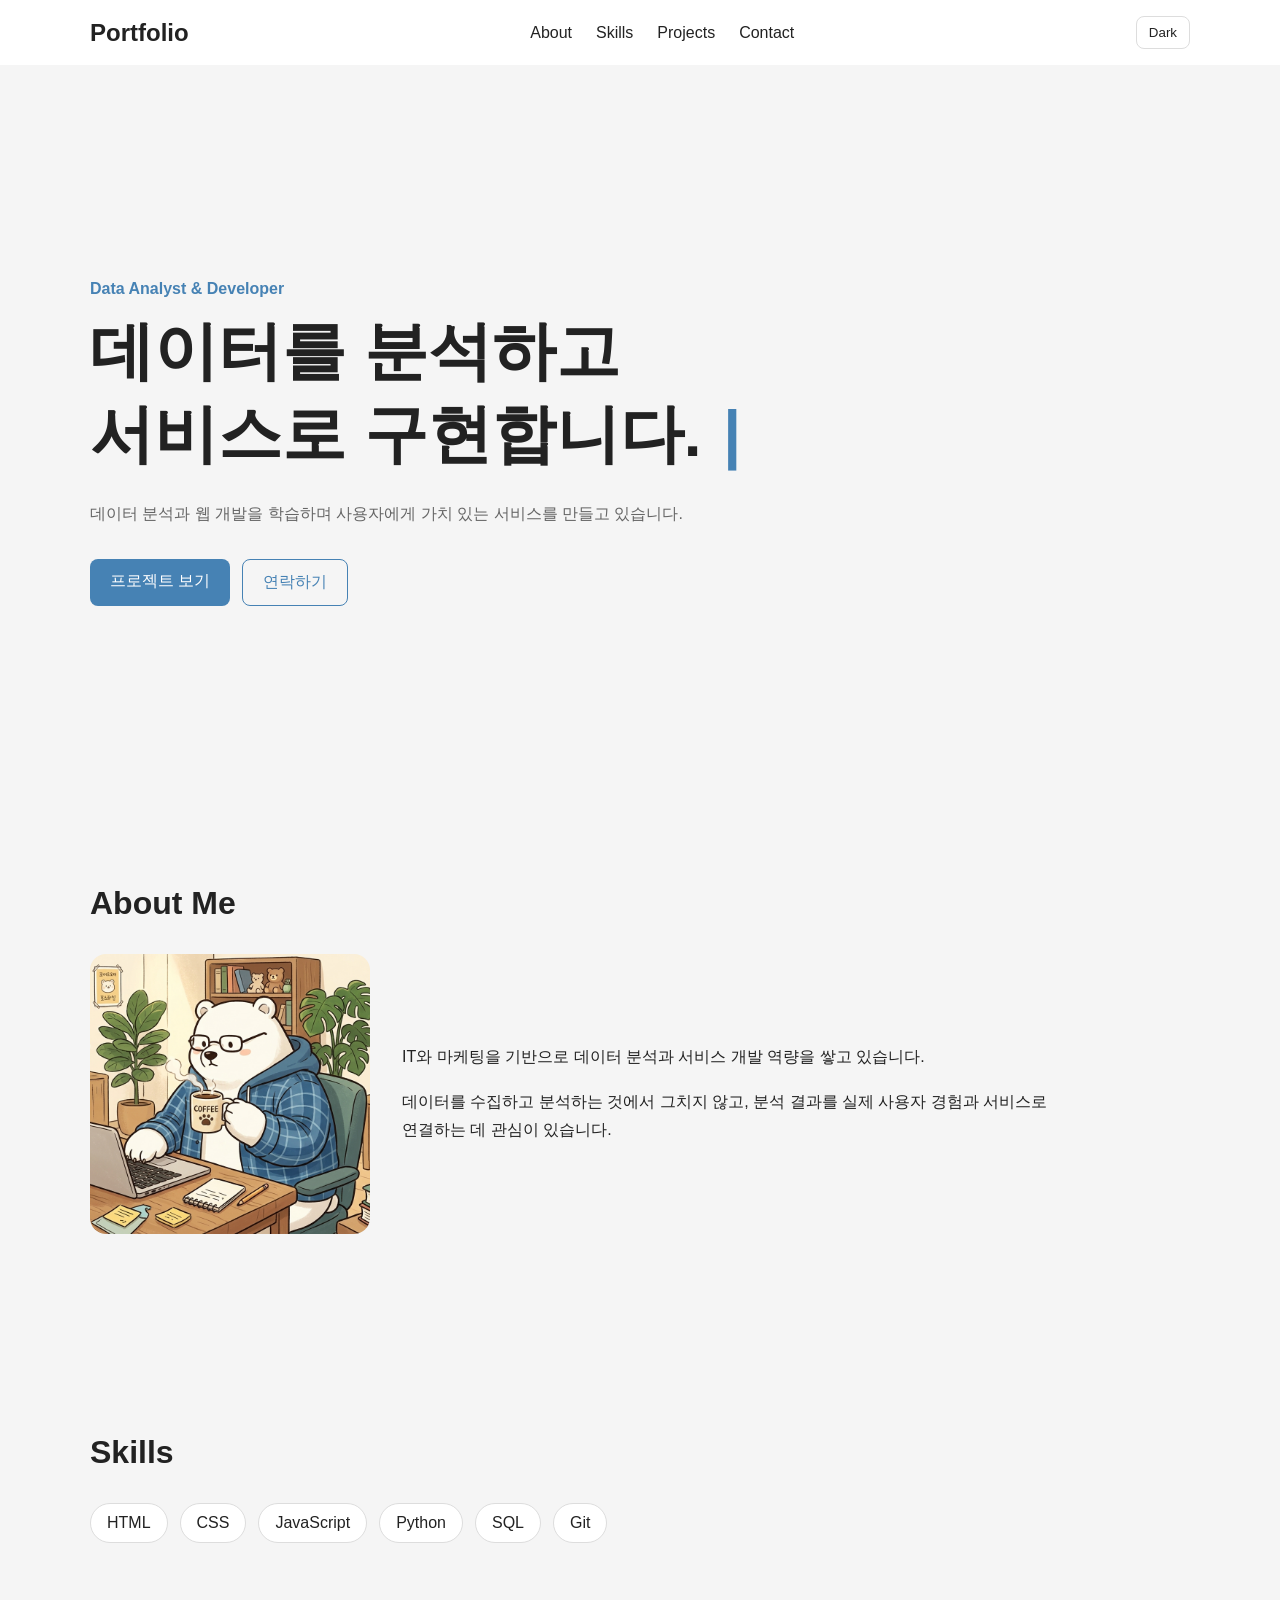
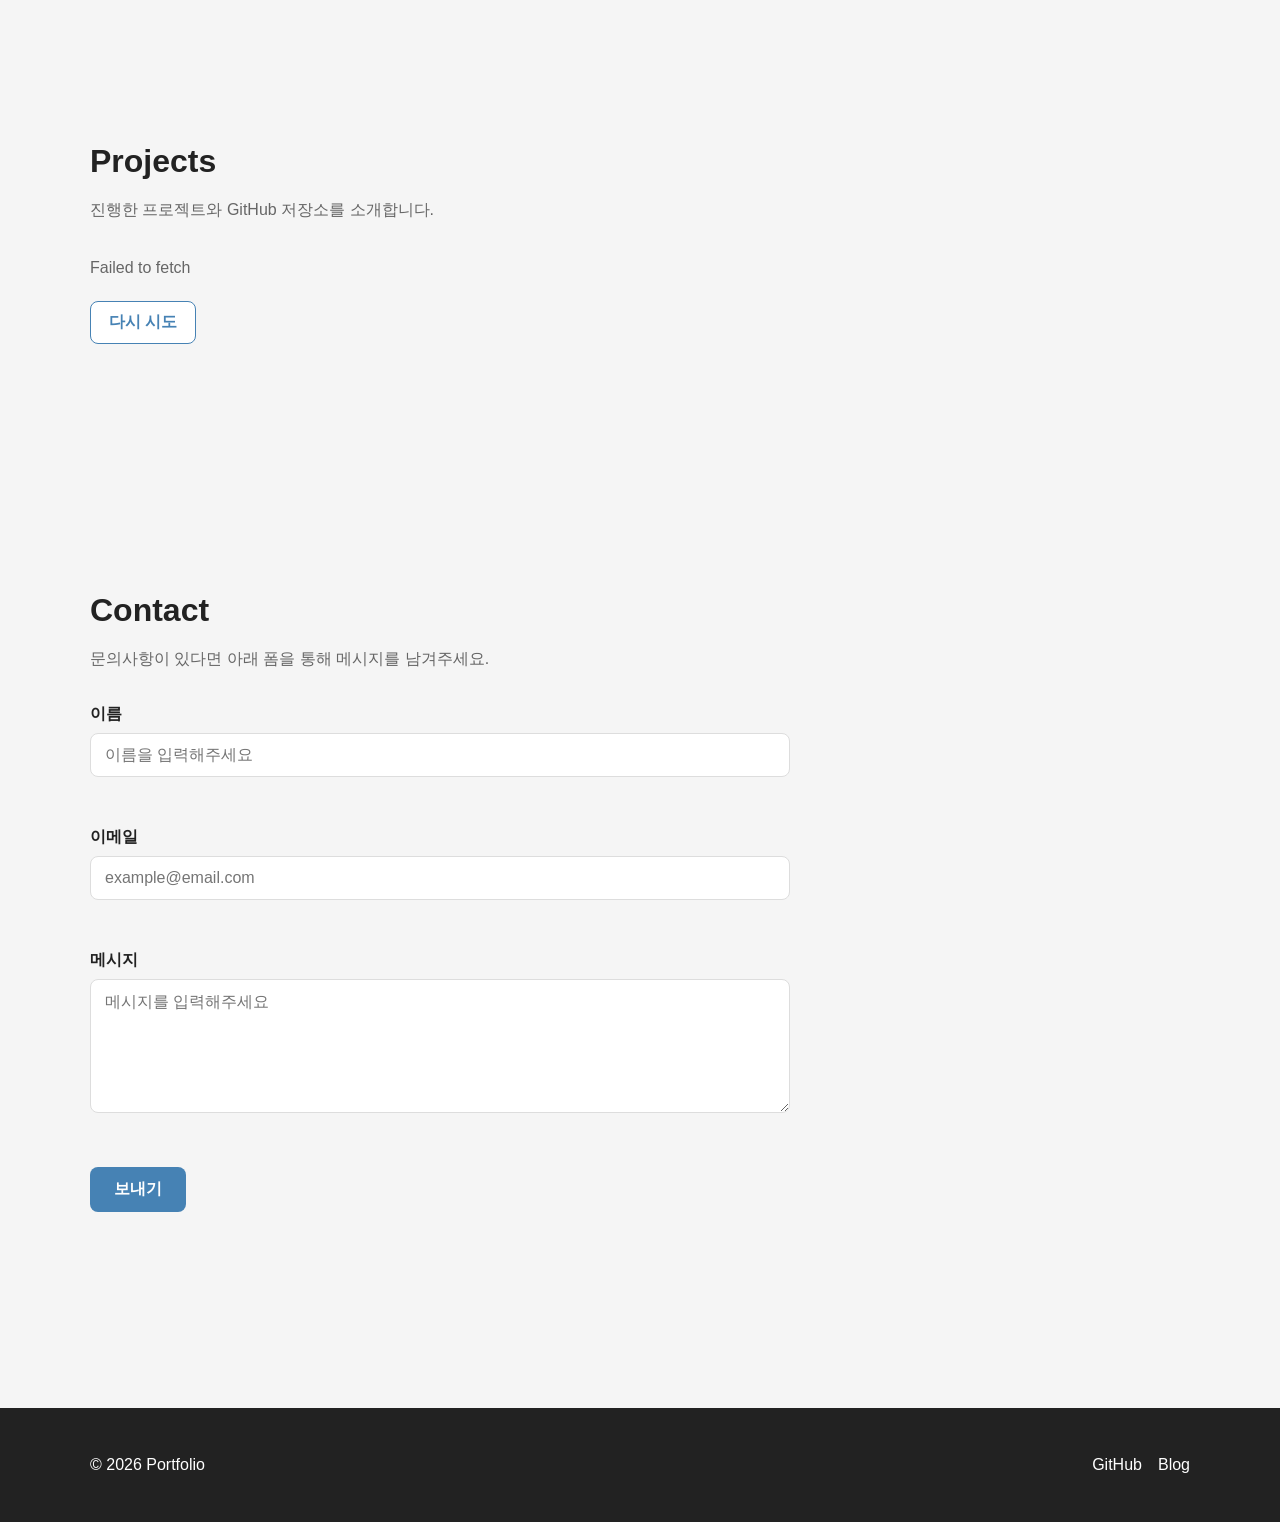
<file: index.html>
<!DOCTYPE html>
<html lang="ko">

<head>
  <meta charset="UTF-8">

  <meta
    name="viewport"
    content="width=device-width, initial-scale=1.0"
  >

  <title>Portfolio</title>

  <link rel="stylesheet" href="./css/style.css">

  <script src="./js/script.js" defer></script>
</head>

<body>

  <header class="header">

    <nav class="navbar">

      <a href="#hero" class="logo">
        Portfolio
      </a>

      <ul class="nav-menu">

        <li>
          <a href="#about" class="nav-link">
            About
          </a>
        </li>

        <li>
          <a href="#skills" class="nav-link">
            Skills
          </a>
        </li>

        <li>
          <a href="#projects" class="nav-link">
            Projects
          </a>
        </li>

        <li>
          <a href="#contact" class="nav-link">
            Contact
          </a>
        </li>

      </ul>

      <div class="nav-actions">

        <button
          type="button"
          class="theme-button"
          aria-label="다크 모드로 전환"
        >
          Dark
        </button>

        <button
          type="button"
          class="hamburger-button"
          aria-label="메뉴 열기"
          aria-expanded="false"
        >
          ☰
        </button>

      </div>

    </nav>

  </header>


  <main>

    <section
      id="hero"
      class="hero"
    >

      <div class="hero-content">

        <p class="hero-subtitle">
          Data Analyst & Developer
        </p>

        <h1
          class="hero-title"
          aria-label="데이터를 분석하고 서비스로 구현합니다."
        >
          <span
            id="typing-text"
            aria-hidden="true"
          ></span>

          <span
            class="typing-cursor"
            aria-hidden="true"
          >
            |
          </span>
        </h1>

        <p class="hero-description">
          데이터 분석과 웹 개발을 학습하며
          사용자에게 가치 있는 서비스를 만들고 있습니다.
        </p>

        <div class="hero-buttons">

          <a
            href="#projects"
            class="button primary-button"
          >
            프로젝트 보기
          </a>

          <a
            href="#contact"
            class="button secondary-button"
          >
            연락하기
          </a>

        </div>

      </div>

    </section>


    <section
      id="about"
      class="section reveal"
    >

      <div class="section-container">

        <h2>About Me</h2>

        <div class="about-content">

          <img
            src="./images/profile.png"
            alt="포트폴리오 작성자 프로필 사진"
            class="profile-image"
          >

          <div class="about-text">

            <p>
              IT와 마케팅을 기반으로 데이터 분석과
              서비스 개발 역량을 쌓고 있습니다.
            </p>

            <p>
              데이터를 수집하고 분석하는 것에서 그치지 않고,
              분석 결과를 실제 사용자 경험과 서비스로 연결하는 데
              관심이 있습니다.
            </p>

          </div>

        </div>

      </div>

    </section>


    <section
      id="skills"
      class="section reveal"
    >

      <div class="section-container">

        <h2>Skills</h2>

        <ul class="skills-list">

          <li class="skill-item">HTML</li>
          <li class="skill-item">CSS</li>
          <li class="skill-item">JavaScript</li>
          <li class="skill-item">Python</li>
          <li class="skill-item">SQL</li>
          <li class="skill-item">Git</li>

        </ul>

      </div>

    </section>


    <section
      id="projects"
      class="section reveal"
    >

      <div class="section-container">

        <h2>Projects</h2>

        <p class="section-description">
          진행한 프로젝트와 GitHub 저장소를 소개합니다.
        </p>

        <p
          id="projects-status"
          class="projects-status"
          aria-live="polite"
        ></p>

        <button
          type="button"
          id="retry-button"
          class="retry-button"
          hidden
        >
          다시 시도
        </button>

        <div
          id="project-filters"
          class="project-filters"
          aria-label="프로젝트 언어 필터"
        ></div>

        <div
          id="projects-grid"
          class="projects-grid"
        ></div>

      </div>

    </section>


    <section
      id="contact"
      class="section reveal"
    >

      <div class="section-container">

        <h2>Contact</h2>

        <p class="section-description">
          문의사항이 있다면 아래 폼을 통해 메시지를 남겨주세요.
        </p>

        <form
          id="contact-form"
          class="contact-form"
          novalidate
        >

          <div class="form-group">

            <label for="name">
              이름
            </label>

            <input
              type="text"
              id="name"
              name="name"
              placeholder="이름을 입력해주세요"
              required
              aria-describedby="name-error"
            >

            <p
              id="name-error"
              class="error-message"
              aria-live="polite"
            ></p>

          </div>


          <div class="form-group">

            <label for="email">
              이메일
            </label>

            <input
              type="email"
              id="email"
              name="email"
              placeholder="example@email.com"
              required
              aria-describedby="email-error"
            >

            <p
              id="email-error"
              class="error-message"
              aria-live="polite"
            ></p>

          </div>


          <div class="form-group">

            <label for="message">
              메시지
            </label>

            <textarea
              id="message"
              name="message"
              rows="6"
              placeholder="메시지를 입력해주세요"
              required
              aria-describedby="message-error"
            ></textarea>

            <p
              id="message-error"
              class="error-message"
              aria-live="polite"
            ></p>

          </div>


          <button
            type="submit"
            id="submit-button"
            class="submit-button"
          >
            보내기
          </button>

          <p
            id="form-success"
            class="success-message"
            aria-live="polite"
          ></p>

          <p
            id="form-submit-error"
            class="submit-error-message"
            aria-live="polite"
          ></p>

        </form>

      </div>

    </section>

  </main>


  <footer class="footer">

    <div class="footer-container">

      <p>
        © 2026 Portfolio
      </p>

      <ul class="social-links">

        <li>
          <a
            href="https://github.com/aromadsh"
            target="_blank"
            rel="noopener noreferrer"
          >
            GitHub
          </a>
        </li>

        <li>
          <a
            href="https://aromadsh.github.io/CoBa/"
            target="_blank"
            rel="noopener noreferrer"
          >
            Blog
          </a>
        </li>

      </ul>

    </div>

  </footer>


  <button
    type="button"
    id="scroll-top-button"
    class="scroll-top-button"
    aria-label="페이지 맨 위로 이동"
  >
    ↑
  </button>

</body>

</html>
</file>
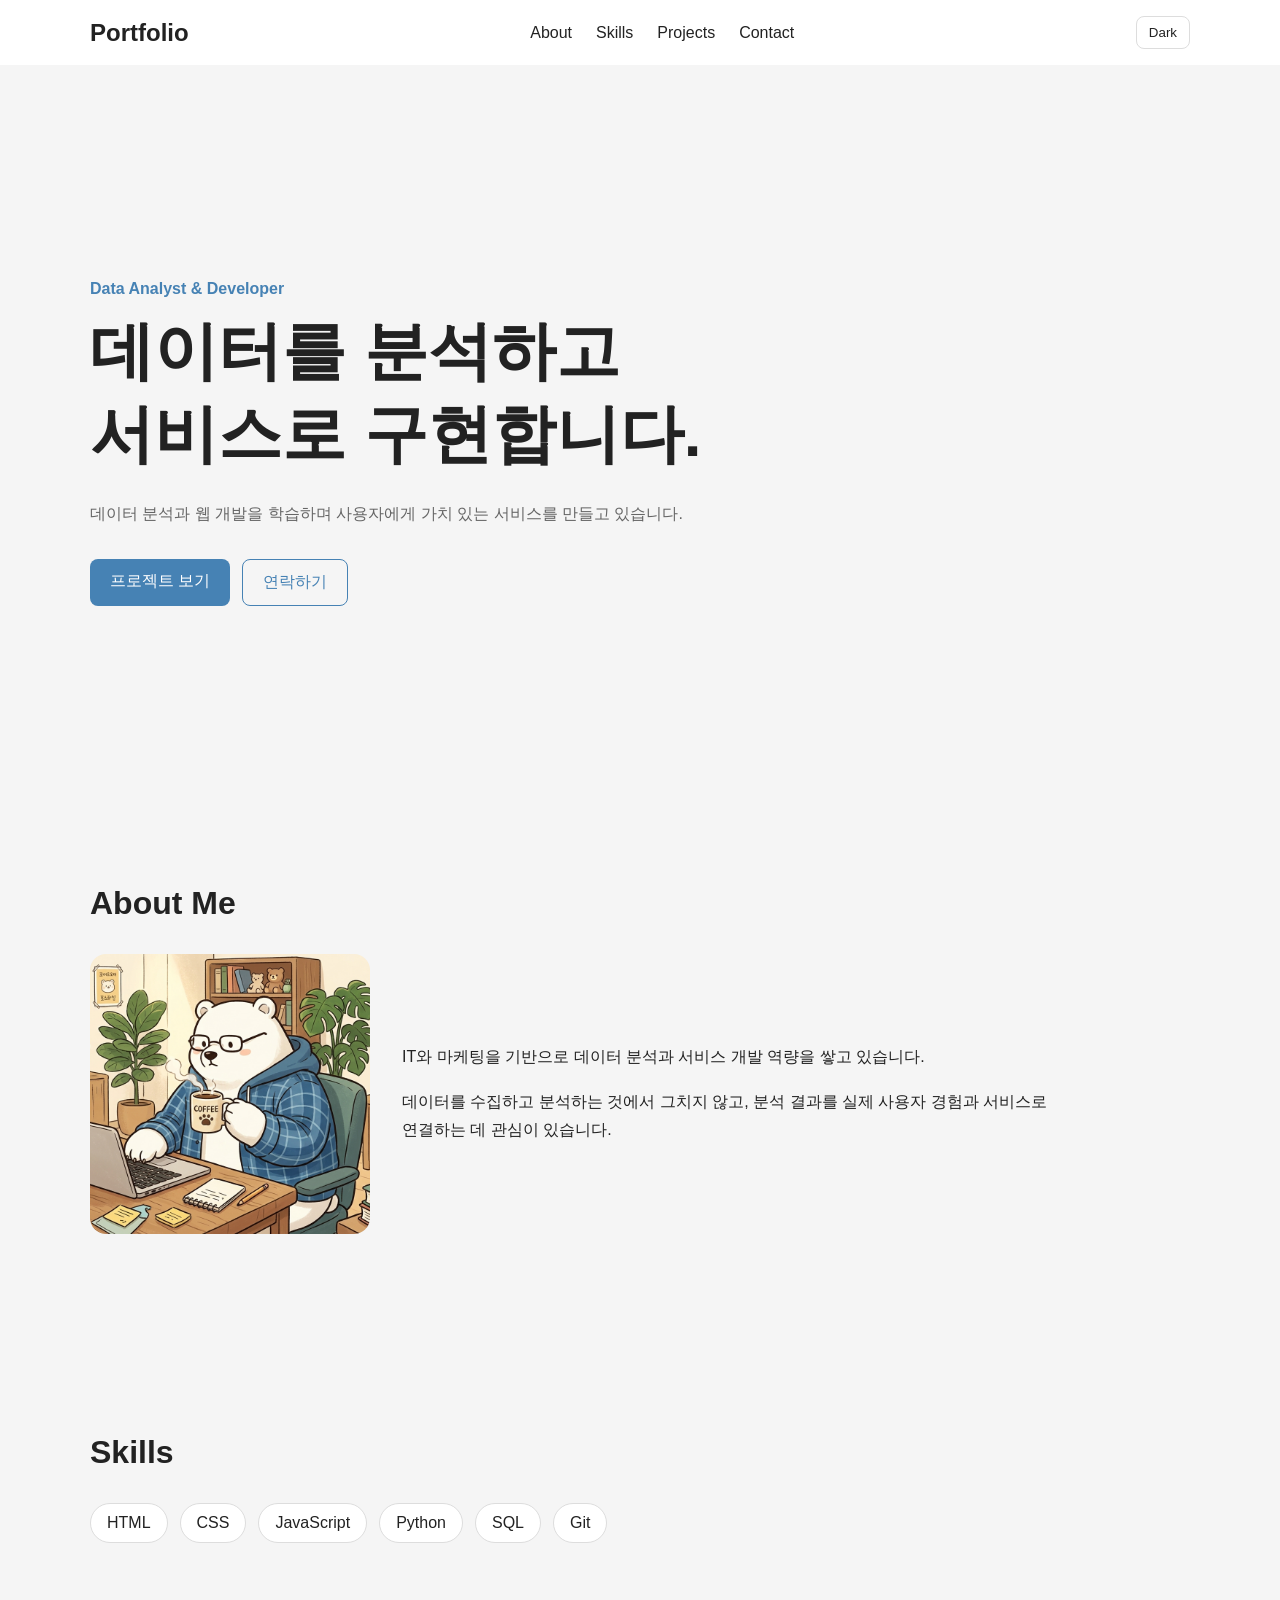
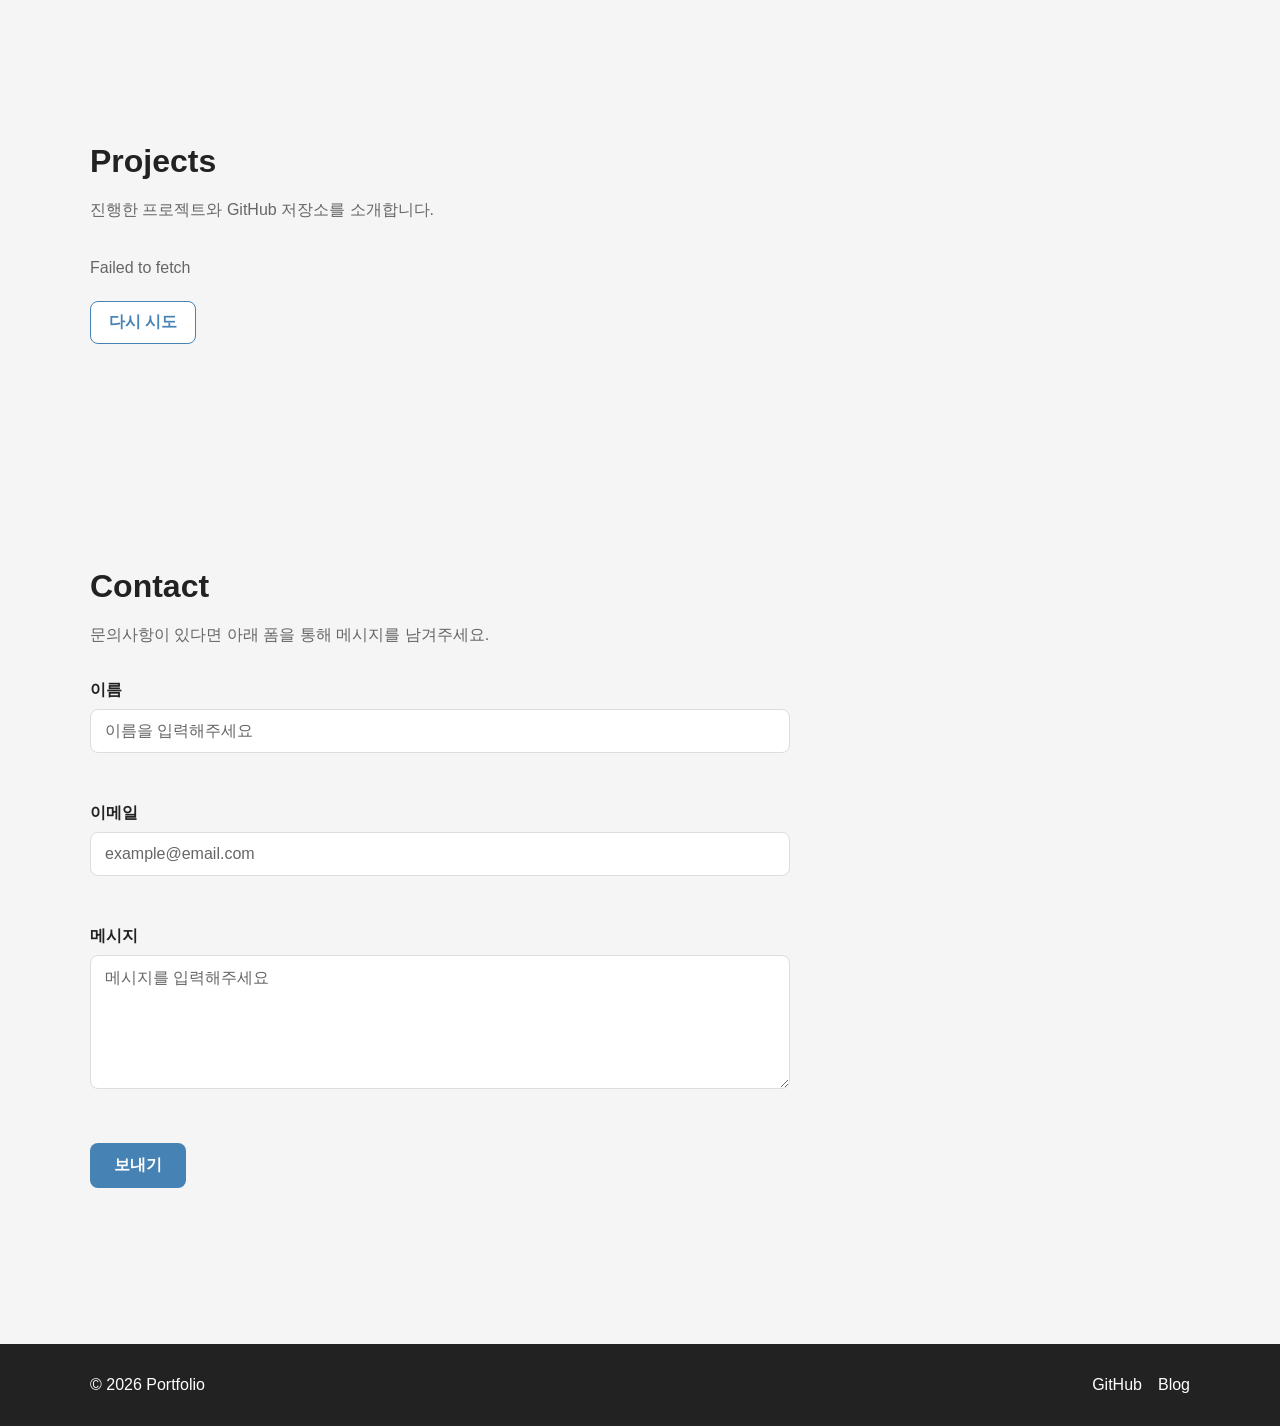
<file: b1_1/index.html>
<!DOCTYPE html>
<html lang="ko">

<head>
  <meta charset="UTF-8">

  <meta
    name="viewport"
    content="width=device-width, initial-scale=1.0"
  >

  <title>Portfolio</title>

  <link rel="stylesheet" href="./css/style.css">

  <script src="./js/script.js" defer></script>
</head>

<body>

  <header class="header">

    <nav class="navbar">

      <a href="#hero" class="logo">
        Portfolio
      </a>

      <ul class="nav-menu">

        <li>
          <a href="#about" class="nav-link">
            About
          </a>
        </li>

        <li>
          <a href="#skills" class="nav-link">
            Skills
          </a>
        </li>

        <li>
          <a href="#projects" class="nav-link">
            Projects
          </a>
        </li>

        <li>
          <a href="#contact" class="nav-link">
            Contact
          </a>
        </li>

      </ul>

      <div class="nav-actions">

        <button
          type="button"
          class="theme-button"
          aria-label="다크 모드 전환"
        >
          Dark
        </button>

        <button
          type="button"
          class="hamburger-button"
          aria-label="메뉴 열기"
          aria-expanded="false"
        >
          ☰
        </button>

      </div>

    </nav>

  </header>


  <main>

    <section
      id="hero"
      class="hero"
    >

      <div class="hero-content">

        <p class="hero-subtitle">
          Data Analyst & Developer
        </p>

        <h1>
          데이터를 분석하고<br>
          서비스로 구현합니다.
        </h1>

        <p class="hero-description">
          데이터 분석과 웹 개발을 학습하며
          사용자에게 가치 있는 서비스를 만들고 있습니다.
        </p>

        <div class="hero-buttons">

          <a
            href="#projects"
            class="button primary-button"
          >
            프로젝트 보기
          </a>

          <a
            href="#contact"
            class="button secondary-button"
          >
            연락하기
          </a>

        </div>

      </div>

    </section>


    <section
      id="about"
      class="section reveal"
    >

      <div class="section-container">

        <h2>About Me</h2>

        <div class="about-content">

          <img
            src="./images/profile.png"
            alt="포트폴리오 작성자 프로필 사진"
            class="profile-image"
          >

          <div class="about-text">

            <p>
              IT와 마케팅을 기반으로 데이터 분석과
              서비스 개발 역량을 쌓고 있습니다.
            </p>

            <p>
              데이터를 수집하고 분석하는 것에서 그치지 않고,
              분석 결과를 실제 사용자 경험과 서비스로 연결하는 데
              관심이 있습니다.
            </p>

          </div>

        </div>

      </div>

    </section>


    <section
      id="skills"
      class="section reveal"
    >

      <div class="section-container">

        <h2>Skills</h2>

        <ul class="skills-list">

          <li class="skill-item">HTML</li>
          <li class="skill-item">CSS</li>
          <li class="skill-item">JavaScript</li>
          <li class="skill-item">Python</li>
          <li class="skill-item">SQL</li>
          <li class="skill-item">Git</li>

        </ul>

      </div>

    </section>


    <section
      id="projects"
      class="section reveal"
    >

      <div class="section-container">

        <h2>Projects</h2>

        <p class="section-description">
          진행한 프로젝트와 GitHub 저장소를 소개합니다.
        </p>

        <p
          id="projects-status"
          class="projects-status"
          aria-live="polite"
        ></p>

        <button
          type="button"
          id="retry-button"
          class="retry-button"
          hidden
        >
          다시 시도
        </button>

        <div
          id="projects-grid"
          class="projects-grid"
        ></div>

      </div>

    </section>


    <section
      id="contact"
      class="section reveal"
    >

      <div class="section-container">

        <h2>Contact</h2>

        <p class="section-description">
          문의사항이 있다면 아래 폼을 통해 메시지를 남겨주세요.
        </p>

        <form
          id="contact-form"
          class="contact-form"
          novalidate
        >

          <div class="form-group">

            <label for="name">
              이름
            </label>

            <input
              type="text"
              id="name"
              name="name"
              placeholder="이름을 입력해주세요"
              required
              aria-describedby="name-error"
            >

            <p
              id="name-error"
              class="error-message"
              aria-live="polite"
            ></p>

          </div>


          <div class="form-group">

            <label for="email">
              이메일
            </label>

            <input
              type="email"
              id="email"
              name="email"
              placeholder="example@email.com"
              required
              aria-describedby="email-error"
            >

            <p
              id="email-error"
              class="error-message"
              aria-live="polite"
            ></p>

          </div>


          <div class="form-group">

            <label for="message">
              메시지
            </label>

            <textarea
              id="message"
              name="message"
              rows="6"
              placeholder="메시지를 입력해주세요"
              required
              aria-describedby="message-error"
            ></textarea>

            <p
              id="message-error"
              class="error-message"
              aria-live="polite"
            ></p>

          </div>


          <button
            type="submit"
            class="submit-button"
          >
            보내기
          </button>

          <p
            id="form-success"
            class="success-message"
            aria-live="polite"
          ></p>

        </form>

      </div>

    </section>

  </main>


  <footer class="footer">

    <div class="footer-container">

      <p>
        © 2026 Portfolio
      </p>

      <ul class="social-links">

        <li>
          <a
            href="https://github.com/aromadsh"
            target="_blank"
            rel="noopener noreferrer"
          >
            GitHub
          </a>
        </li>

        <li>
          <a
            href="https://aromadsh.github.io/CoBa/"
            target="_blank"
            rel="noopener noreferrer"
          >
            Blog
          </a>
        </li>

      </ul>

    </div>

  </footer>


  <button
    type="button"
    id="scroll-top-button"
    class="scroll-top-button"
    aria-label="페이지 맨 위로 이동"
  >
    ↑
  </button>

</body>

</html>
</file>
<file: css/style.css>
:root {
  --color-background: #f5f5f5;
  --color-surface: #ffffff;
  --color-text: #222222;
  --color-text-muted: #666666;
  --color-primary: steelblue;
  --color-border: #dddddd;
  --color-error: crimson;
  --color-success: seagreen;
  --color-footer: #222222;
  --color-footer-text: #ffffff;
  --color-header-scrolled: #eaf1f7;
  --font-family: Arial, sans-serif;
  --max-width: 1100px;
  --radius-small: 8px;
  --radius-medium: 16px;
  --spacing-small: 12px;
  --spacing-medium: 24px;
  --spacing-large: 32px;
  --transition-speed: 0.2s;
}


[data-theme="dark"] {
  --color-background: #121212;
  --color-surface: #1e1e1e;
  --color-text: #f5f5f5;
  --color-text-muted: #b5b5b5;
  --color-primary: #7cb7e8;
  --color-border: #444444;
  --color-footer: #0b0b0b;
  --color-footer-text: #f5f5f5;
  --color-header-scrolled: #181818;
}


@media (prefers-color-scheme: dark) {

  :root:not([data-theme]) {
    --color-background: #121212;
    --color-surface: #1e1e1e;
    --color-text: #f5f5f5;
    --color-text-muted: #b5b5b5;
    --color-primary: #7cb7e8;
    --color-border: #444444;
    --color-footer: #0b0b0b;
    --color-footer-text: #f5f5f5;
    --color-header-scrolled: #181818;
  }

}


* {
  box-sizing: border-box;
}


html {
  scroll-behavior: smooth;
}


body {
  margin: 0;

  background-color: var(--color-background);
  color: var(--color-text);

  font-family: var(--font-family);

  transition:
    background-color var(--transition-speed) ease,
    color var(--transition-speed) ease;
}


/* Header */

.header {
  position: sticky;
  top: 0;
  z-index: 1000;

  width: 100%;

  padding: 16px 20px;

  background-color: var(--color-surface);

  transition:
    background-color var(--transition-speed) ease,
    box-shadow var(--transition-speed) ease;
}


.header.scrolled {
  background-color: var(--color-header-scrolled);

  box-shadow:
    0 4px 16px rgba(0, 0, 0, 0.08);
}


.navbar {
  display: flex;
  justify-content: space-between;
  align-items: center;

  max-width: var(--max-width);

  margin: 0 auto;
}


.logo {
  color: var(--color-text);

  font-size: 24px;
  font-weight: bold;

  text-decoration: none;
}


.nav-menu {
  display: none;

  margin: 0;
  padding: 0;

  list-style: none;
}


.nav-menu.active {
  position: absolute;

  top: 100%;
  left: 20px;
  right: 20px;

  display: flex;
  flex-direction: column;

  gap: 16px;

  padding: 20px;

  border: 1px solid var(--color-border);
  border-radius: var(--radius-small);

  background-color: var(--color-surface);

  box-shadow:
    0 8px 20px rgba(0, 0, 0, 0.1);
}


.nav-link {
  color: var(--color-text);

  text-decoration: none;
}


.nav-actions {
  display: flex;
  align-items: center;

  gap: var(--spacing-small);
}


.theme-button,
.hamburger-button {
  padding: 8px 12px;

  border: 1px solid var(--color-border);
  border-radius: var(--radius-small);

  background-color: var(--color-surface);
  color: var(--color-text);

  cursor: pointer;
}


/* Hero */

.hero {
  min-height: 80vh;

  padding: 100px 20px 80px;

  display: flex;
  align-items: center;
}


.hero-content {
  width: 100%;
  max-width: var(--max-width);

  margin: 0 auto;
}


.hero-subtitle {
  margin-bottom: var(--spacing-small);

  color: var(--color-primary);

  font-size: 16px;
  font-weight: bold;
}


.hero h1 {
  margin: 0;

  font-size: 40px;
  line-height: 1.3;
}


.hero-title {
  min-height: 104px;
}


#typing-text {
  white-space: pre-line;
}


.typing-cursor {
  display: inline-block;

  margin-left: 4px;

  color: var(--color-primary);

  animation:
    cursor-blink 0.8s infinite;
}


@keyframes cursor-blink {

  0%,
  50% {
    opacity: 1;
  }

  51%,
  100% {
    opacity: 0;
  }

}


.hero-description {
  max-width: 600px;

  margin-top: var(--spacing-medium);

  color: var(--color-text-muted);

  line-height: 1.7;
}


.hero-buttons {
  display: flex;
  flex-wrap: wrap;

  gap: var(--spacing-small);

  margin-top: var(--spacing-large);
}


.button {
  display: inline-block;

  padding: 12px 20px;

  border-radius: var(--radius-small);

  text-decoration: none;

  transition:
    transform var(--transition-speed) ease;
}


.button:hover {
  transform: translateY(-2px);
}


.primary-button {
  background-color: var(--color-primary);

  color: #ffffff;
}


.secondary-button {
  border: 1px solid var(--color-primary);

  color: var(--color-primary);
}


/* Common */

.section {
  padding: 80px 20px;
}


.section-container {
  width: 100%;
  max-width: var(--max-width);

  margin: 0 auto;
}


.section h2 {
  margin-top: 0;
  margin-bottom: var(--spacing-large);

  font-size: 32px;
}


.section-description {
  margin-top: -16px;
  margin-bottom: var(--spacing-large);

  color: var(--color-text-muted);

  line-height: 1.7;
}


/* Scroll Animation */

.reveal {
  opacity: 0;

  transform: translateY(30px);

  transition:
    opacity 0.9s ease,
    transform 0.9s ease;
}


.reveal.visible {
  opacity: 1;

  transform: translateY(0);
}


/* About */

.about-content {
  display: flex;
  flex-direction: column;

  gap: var(--spacing-large);
}


.profile-image {
  width: 100%;
  max-width: 280px;

  aspect-ratio: 1 / 1;

  object-fit: cover;

  border-radius: var(--radius-medium);
}


.about-text {
  max-width: 650px;

  line-height: 1.8;
}


/* Skills */

.skills-list {
  display: flex;
  flex-wrap: wrap;

  gap: var(--spacing-small);

  margin: 0;
  padding: 0;

  list-style: none;
}


.skill-item {
  padding: 10px 16px;

  border: 1px solid var(--color-border);
  border-radius: 20px;

  background-color: var(--color-surface);
}


/* Projects */

.projects-status {
  margin-bottom: 20px;

  color: var(--color-text-muted);

  line-height: 1.6;
}


.retry-button {
  margin-bottom: var(--spacing-medium);

  padding: 10px 18px;

  border: 1px solid var(--color-primary);
  border-radius: var(--radius-small);

  background-color: var(--color-surface);
  color: var(--color-primary);

  font: inherit;
  font-weight: bold;

  cursor: pointer;
}


.project-filters {
  display: flex;
  flex-wrap: wrap;

  gap: 10px;

  margin-bottom: var(--spacing-medium);
}


.filter-button {
  padding: 8px 14px;

  border: 1px solid var(--color-border);
  border-radius: 20px;

  background-color: var(--color-surface);
  color: var(--color-text);

  font: inherit;

  cursor: pointer;
}


.filter-button.active {
  border-color: var(--color-primary);

  background-color: var(--color-primary);
  color: #ffffff;
}


.projects-grid {
  display: grid;

  grid-template-columns:
    repeat(auto-fit, minmax(250px, 1fr));

  gap: var(--spacing-medium);
}


.project-card {
  display: flex;
  flex-direction: column;

  padding: var(--spacing-medium);

  border-radius: var(--radius-medium);

  background-color: var(--color-surface);

  box-shadow:
    0 4px 16px rgba(0, 0, 0, 0.08);

  transition:
    transform var(--transition-speed) ease,
    box-shadow var(--transition-speed) ease;
}


.project-card:hover {
  transform: translateY(-4px);

  box-shadow:
    0 8px 24px rgba(0, 0, 0, 0.12);
}


.project-description {
  color: var(--color-text-muted);
}


.project-meta {
  display: flex;
  flex-wrap: wrap;

  gap: 12px;

  margin-top: auto;
  margin-bottom: 16px;

  color: var(--color-text-muted);

  font-size: 14px;
}


.project-link {
  color: var(--color-primary);

  font-weight: bold;

  text-decoration: none;
}


/* Contact */

.contact-form {
  max-width: 700px;
}


.form-group {
  margin-bottom: var(--spacing-medium);
}


.form-group label {
  display: block;

  margin-bottom: 8px;

  font-weight: bold;
}


.form-group input,
.form-group textarea {
  width: 100%;

  padding: 12px 14px;

  border: 1px solid var(--color-border);
  border-radius: var(--radius-small);

  background-color: var(--color-surface);
  color: var(--color-text);

  font: inherit;
}


.form-group textarea {
  resize: vertical;
}


.form-group input:focus,
.form-group textarea:focus {
  outline: 2px solid var(--color-primary);

  border-color: var(--color-primary);
}


.form-group input.input-error,
.form-group textarea.input-error {
  border-color: var(--color-error);
}


.error-message {
  min-height: 20px;

  margin: 6px 0 0;

  color: var(--color-error);

  font-size: 14px;
}


.success-message {
  min-height: 24px;

  margin-top: 16px;

  color: var(--color-success);

  font-weight: bold;
}


.submit-error-message {
  min-height: 24px;

  margin-top: 8px;

  color: var(--color-error);

  font-weight: bold;
}


.submit-button {
  padding: 12px 24px;

  border: none;
  border-radius: var(--radius-small);

  background-color: var(--color-primary);
  color: #ffffff;

  font: inherit;
  font-weight: bold;

  cursor: pointer;

  transition:
    transform var(--transition-speed) ease,
    opacity var(--transition-speed) ease;
}


.submit-button:hover {
  transform: translateY(-2px);

  opacity: 0.9;
}


.submit-button:disabled {
  opacity: 0.6;

  cursor: not-allowed;

  transform: none;
}


/* Footer */

.footer {
  padding: 32px 20px;

  background-color: var(--color-footer);
  color: var(--color-footer-text);
}


.footer-container {
  max-width: var(--max-width);

  margin: 0 auto;

  display: flex;
  flex-direction: column;

  gap: 16px;
}


.social-links {
  display: flex;

  gap: 16px;

  margin: 0;
  padding: 0;

  list-style: none;
}


.social-links a {
  color: var(--color-footer-text);

  text-decoration: none;
}


/* Scroll Top */

.scroll-top-button {
  position: fixed;

  right: 20px;
  bottom: 20px;

  width: 48px;
  height: 48px;

  border: none;
  border-radius: 50%;

  background-color: var(--color-primary);
  color: #ffffff;

  font-size: 20px;

  cursor: pointer;

  opacity: 0;
  visibility: hidden;

  transform: translateY(10px);

  transition:
    opacity var(--transition-speed) ease,
    visibility var(--transition-speed) ease,
    transform var(--transition-speed) ease;
}


.scroll-top-button.show {
  opacity: 1;
  visibility: visible;

  transform: translateY(0);
}


/* Tablet */

@media (min-width: 768px) {

  .nav-menu {
    display: flex;

    gap: var(--spacing-medium);
  }


  .hamburger-button {
    display: none;
  }


  .about-content {
    flex-direction: row;
    align-items: center;
  }


  .hero h1 {
    font-size: 52px;
  }


  .hero-title {
    min-height: 136px;
  }


  .footer-container {
    flex-direction: row;
    justify-content: space-between;
    align-items: center;
  }

}


/* Desktop */

@media (min-width: 1024px) {

  .hero h1 {
    font-size: 64px;
  }


  .hero-title {
    min-height: 166px;
  }


  .section {
    padding-top: 100px;
    padding-bottom: 100px;
  }

}
</file>
<file: b1_1/css/style.css>
:root {
  --color-background: #f5f5f5;
  --color-surface: #ffffff;
  --color-text: #222222;
  --color-text-muted: #666666;

  --color-primary: steelblue;
  --color-border: #dddddd;

  --color-error: crimson;
  --color-success: seagreen;

  --color-footer: #222222;
  --color-footer-text: #ffffff;

  --color-header-scrolled: #eaf1f7;

  --font-family: Arial, sans-serif;

  --max-width: 1100px;

  --radius-small: 8px;
  --radius-medium: 16px;

  --spacing-small: 12px;
  --spacing-medium: 24px;
  --spacing-large: 32px;

  --transition-speed: 0.2s;
}


[data-theme="dark"] {
  --color-background: #121212;
  --color-surface: #1e1e1e;
  --color-text: #f5f5f5;
  --color-text-muted: #b5b5b5;

  --color-primary: #7cb7e8;
  --color-border: #444444;

  --color-footer: #0b0b0b;
  --color-footer-text: #f5f5f5;

  --color-header-scrolled: #181818;
}


* {
  box-sizing: border-box;
}


html {
  scroll-behavior: smooth;
}


body {
  margin: 0;

  background-color: var(--color-background);
  color: var(--color-text);

  font-family: var(--font-family);

  transition:
    background-color var(--transition-speed) ease,
    color var(--transition-speed) ease;
}


/* Header */

.header {
  position: sticky;
  top: 0;
  z-index: 1000;

  width: 100%;

  padding: 16px 20px;

  background-color: var(--color-surface);

  transition:
    background-color var(--transition-speed) ease,
    box-shadow var(--transition-speed) ease;
}


.header.scrolled {
  background-color: var(--color-header-scrolled);

  box-shadow:
    0 4px 16px rgba(0, 0, 0, 0.08);
}


.navbar {
  display: flex;
  justify-content: space-between;
  align-items: center;

  max-width: var(--max-width);

  margin: 0 auto;
}


.logo {
  color: var(--color-text);

  font-size: 24px;
  font-weight: bold;

  text-decoration: none;
}


.nav-menu {
  display: none;

  margin: 0;
  padding: 0;

  list-style: none;
}


.nav-menu.active {
  position: absolute;

  top: 100%;
  left: 20px;
  right: 20px;

  display: flex;
  flex-direction: column;

  gap: 16px;

  padding: 20px;

  border: 1px solid var(--color-border);
  border-radius: var(--radius-small);

  background-color: var(--color-surface);

  box-shadow:
    0 8px 20px rgba(0, 0, 0, 0.1);
}


.nav-link {
  color: var(--color-text);

  text-decoration: none;
}


.nav-actions {
  display: flex;
  align-items: center;

  gap: var(--spacing-small);
}


.theme-button,
.hamburger-button {
  padding: 8px 12px;

  border: 1px solid var(--color-border);
  border-radius: var(--radius-small);

  background-color: var(--color-surface);
  color: var(--color-text);

  cursor: pointer;
}


/* Hero */

.hero {
  min-height: 80vh;

  padding: 100px 20px 80px;

  display: flex;
  align-items: center;
}


.hero-content {
  width: 100%;
  max-width: var(--max-width);

  margin: 0 auto;
}


.hero-subtitle {
  margin-bottom: var(--spacing-small);

  color: var(--color-primary);

  font-size: 16px;
  font-weight: bold;
}


.hero h1 {
  margin: 0;

  font-size: 40px;
  line-height: 1.3;
}


.hero-description {
  max-width: 600px;

  margin-top: var(--spacing-medium);

  color: var(--color-text-muted);

  line-height: 1.7;
}


.hero-buttons {
  display: flex;
  flex-wrap: wrap;

  gap: var(--spacing-small);

  margin-top: var(--spacing-large);
}


.button {
  display: inline-block;

  padding: 12px 20px;

  border-radius: var(--radius-small);

  text-decoration: none;

  transition:
    transform var(--transition-speed) ease;
}


.button:hover {
  transform: translateY(-2px);
}


.primary-button {
  background-color: var(--color-primary);

  color: #ffffff;
}


.secondary-button {
  border: 1px solid var(--color-primary);

  color: var(--color-primary);
}


/* Common Section */

.section {
  padding: 80px 20px;
}


.section-container {
  width: 100%;
  max-width: var(--max-width);

  margin: 0 auto;
}


.section h2 {
  margin-top: 0;
  margin-bottom: var(--spacing-large);

  font-size: 32px;
}


.section-description {
  margin-top: -16px;
  margin-bottom: var(--spacing-large);

  color: var(--color-text-muted);

  line-height: 1.7;
}


/* Scroll Animation */

.reveal {
  opacity: 0;

  transform:
    translateY(30px);

  transition:
    opacity 0.6s ease,
    transform 0.6s ease;
}


.reveal.visible {
  opacity: 1;

  transform:
    translateY(0);
}


/* About */

.about-content {
  display: flex;
  flex-direction: column;

  gap: var(--spacing-large);
}


.profile-image {
  width: 100%;
  max-width: 280px;

  aspect-ratio: 1 / 1;

  object-fit: cover;

  border-radius: var(--radius-medium);
}


.about-text {
  max-width: 650px;

  line-height: 1.8;
}


/* Skills */

.skills-list {
  display: flex;
  flex-wrap: wrap;

  gap: var(--spacing-small);

  margin: 0;
  padding: 0;

  list-style: none;
}


.skill-item {
  padding: 10px 16px;

  border: 1px solid var(--color-border);
  border-radius: 20px;

  background-color: var(--color-surface);
}


/* Projects */

.projects-status {
  margin-bottom: 20px;

  color: var(--color-text-muted);

  line-height: 1.6;
}


.retry-button {
  margin-bottom: var(--spacing-medium);

  padding: 10px 18px;

  border: 1px solid var(--color-primary);
  border-radius: var(--radius-small);

  background-color: var(--color-surface);
  color: var(--color-primary);

  font: inherit;
  font-weight: bold;

  cursor: pointer;

  transition:
    background-color var(--transition-speed) ease,
    color var(--transition-speed) ease;
}


.retry-button:hover {
  background-color: var(--color-primary);
  color: #ffffff;
}


.projects-grid {
  display: grid;

  grid-template-columns:
    repeat(auto-fit, minmax(250px, 1fr));

  gap: var(--spacing-medium);
}


.project-card {
  display: flex;
  flex-direction: column;

  padding: var(--spacing-medium);

  border-radius: var(--radius-medium);

  background-color: var(--color-surface);

  box-shadow:
    0 4px 16px rgba(0, 0, 0, 0.08);

  transition:
    transform var(--transition-speed) ease,
    box-shadow var(--transition-speed) ease,
    background-color var(--transition-speed) ease;
}


.project-card:hover {
  transform: translateY(-4px);

  box-shadow:
    0 8px 24px rgba(0, 0, 0, 0.12);
}


.project-card h3 {
  margin-top: 0;
  margin-bottom: 16px;
}


.project-card p {
  line-height: 1.7;
}


.project-description {
  color: var(--color-text-muted);
}


.project-meta {
  display: flex;
  flex-wrap: wrap;

  gap: 12px;

  margin-top: auto;
  margin-bottom: 16px;

  color: var(--color-text-muted);

  font-size: 14px;
}


.project-link {
  display: inline-block;

  margin-top: 8px;

  color: var(--color-primary);

  font-weight: bold;

  text-decoration: none;
}


/* Contact */

.contact-form {
  max-width: 700px;
}


.form-group {
  margin-bottom: var(--spacing-medium);
}


.form-group label {
  display: block;

  margin-bottom: 8px;

  font-weight: bold;
}


.form-group input,
.form-group textarea {
  width: 100%;

  padding: 12px 14px;

  border: 1px solid var(--color-border);
  border-radius: var(--radius-small);

  background-color: var(--color-surface);
  color: var(--color-text);

  font: inherit;
}


.form-group input::placeholder,
.form-group textarea::placeholder {
  color: var(--color-text-muted);
}


.form-group textarea {
  resize: vertical;
}


.form-group input:focus,
.form-group textarea:focus {
  outline:
    2px solid var(--color-primary);

  border-color: var(--color-primary);
}


.form-group input.input-error,
.form-group textarea.input-error {
  border-color: var(--color-error);
}


.form-group input.input-error:focus,
.form-group textarea.input-error:focus {
  outline-color: var(--color-error);

  border-color: var(--color-error);
}


.error-message {
  min-height: 20px;

  margin: 6px 0 0;

  color: var(--color-error);

  font-size: 14px;
}


.success-message {
  min-height: 24px;

  margin-top: 16px;

  color: var(--color-success);

  font-weight: bold;
}


.submit-button {
  padding: 12px 24px;

  border: none;
  border-radius: var(--radius-small);

  background-color: var(--color-primary);
  color: #ffffff;

  font: inherit;
  font-weight: bold;

  cursor: pointer;

  transition:
    transform var(--transition-speed) ease,
    opacity var(--transition-speed) ease;
}


.submit-button:hover {
  transform: translateY(-2px);

  opacity: 0.9;
}


/* Footer */

.footer {
  padding: 32px 20px;

  background-color: var(--color-footer);
  color: var(--color-footer-text);
}


.footer-container {
  max-width: var(--max-width);

  margin: 0 auto;

  display: flex;
  flex-direction: column;

  gap: 16px;
}


.footer p {
  margin: 0;
}


.social-links {
  display: flex;

  gap: 16px;

  margin: 0;
  padding: 0;

  list-style: none;
}


.social-links a {
  color: var(--color-footer-text);

  text-decoration: none;
}


.social-links a:hover {
  text-decoration: underline;
}


/* Scroll Top */

.scroll-top-button {
  position: fixed;

  right: 20px;
  bottom: 20px;

  width: 48px;
  height: 48px;

  border: none;
  border-radius: 50%;

  background-color: var(--color-primary);
  color: #ffffff;

  font-size: 20px;

  cursor: pointer;

  opacity: 0;
  visibility: hidden;

  transform:
    translateY(10px);

  transition:
    opacity var(--transition-speed) ease,
    visibility var(--transition-speed) ease,
    transform var(--transition-speed) ease;
}


.scroll-top-button.show {
  opacity: 1;
  visibility: visible;

  transform:
    translateY(0);
}


/* Tablet */

@media (min-width: 768px) {

  .nav-menu {
    display: flex;

    gap: var(--spacing-medium);
  }


  .nav-menu.active {
    position: static;

    flex-direction: row;

    padding: 0;

    border: none;

    box-shadow: none;
  }


  .hamburger-button {
    display: none;
  }


  .about-content {
    flex-direction: row;
    align-items: center;
  }


  .hero h1 {
    font-size: 52px;
  }


  .footer-container {
    flex-direction: row;
    justify-content: space-between;
    align-items: center;
  }
}


/* Desktop */

@media (min-width: 1024px) {

  .hero h1 {
    font-size: 64px;
  }


  .section {
    padding-top: 100px;
    padding-bottom: 100px;
  }
}
</file>
